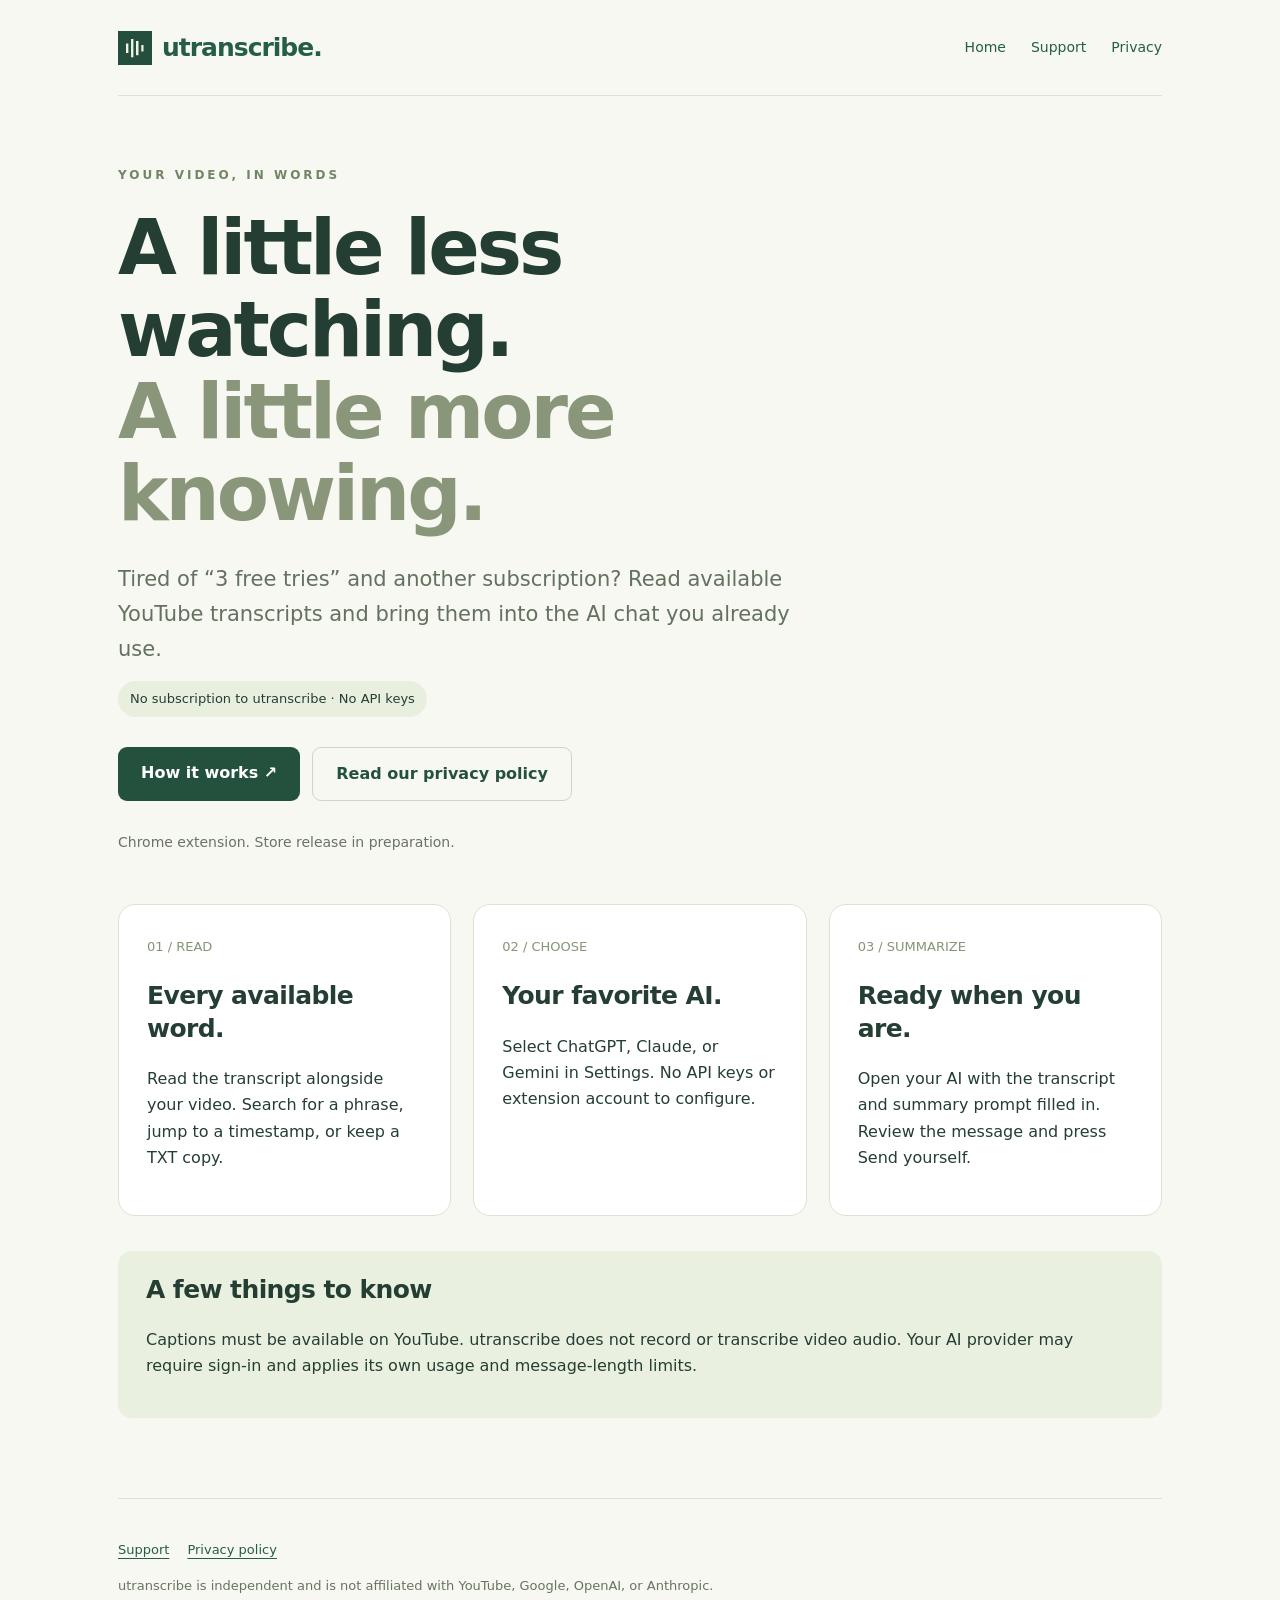
<file: index.html>
<!doctype html>
<html lang="en"><head><meta charset="utf-8"><meta name="viewport" content="width=device-width, initial-scale=1"><title>utranscribe — YouTube transcripts, your favorite AI</title><meta name="description" content="Read, search, copy and export available YouTube transcripts. Prepare summaries in your favorite AI chat. No API keys."><link rel="icon" href="assets/icon.png"><link rel="stylesheet" href="styles.css"></head>
<body><a class="skip" href="#main">Skip to content</a><div class="wrap"><header><a class="brand" href="index.html"><img src="assets/icon.png" alt="" width="34" height="34">utranscribe.</a><nav aria-label="Main navigation"><a href="index.html">Home</a><a href="support.html">Support</a><a href="privacy.html">Privacy</a></nav></header><main id="main" class=""><div class="eyebrow">Your video, in words</div><h1>A little less watching.<br><span>A little more knowing.</span></h1><p class="lead">Tired of “3 free tries” and another subscription? Read available YouTube transcripts and bring them into the AI chat you already use.</p><span class="badge">No subscription to utranscribe · No API keys</span><div class="actions"><a class="button" href="support.html#how-it-works">How it works ↗</a><a class="button secondary" href="privacy.html">Read our privacy policy</a></div><p class="muted">Chrome extension. Store release in preparation.</p><section class="grid" aria-label="Features"><article class="card"><span class="num">01 / READ</span><h2>Every available word.</h2><p>Read the transcript alongside your video. Search for a phrase, jump to a timestamp, or keep a TXT copy.</p></article><article class="card"><span class="num">02 / CHOOSE</span><h2>Your favorite AI.</h2><p>Select ChatGPT, Claude, or Gemini in Settings. No API keys or extension account to configure.</p></article><article class="card"><span class="num">03 / SUMMARIZE</span><h2>Ready when you are.</h2><p>Open your AI with the transcript and summary prompt filled in. Review the message and press Send yourself.</p></article></section><aside class="callout"><h2>A few things to know</h2><p>Captions must be available on YouTube. utranscribe does not record or transcribe video audio. Your AI provider may require sign-in and applies its own usage and message-length limits.</p></aside></main><footer><p><a href="support.html">Support</a><a href="privacy.html">Privacy policy</a></p><p>utranscribe is independent and is not affiliated with YouTube, Google, OpenAI, or Anthropic.</p></footer></div></body></html>
</file>
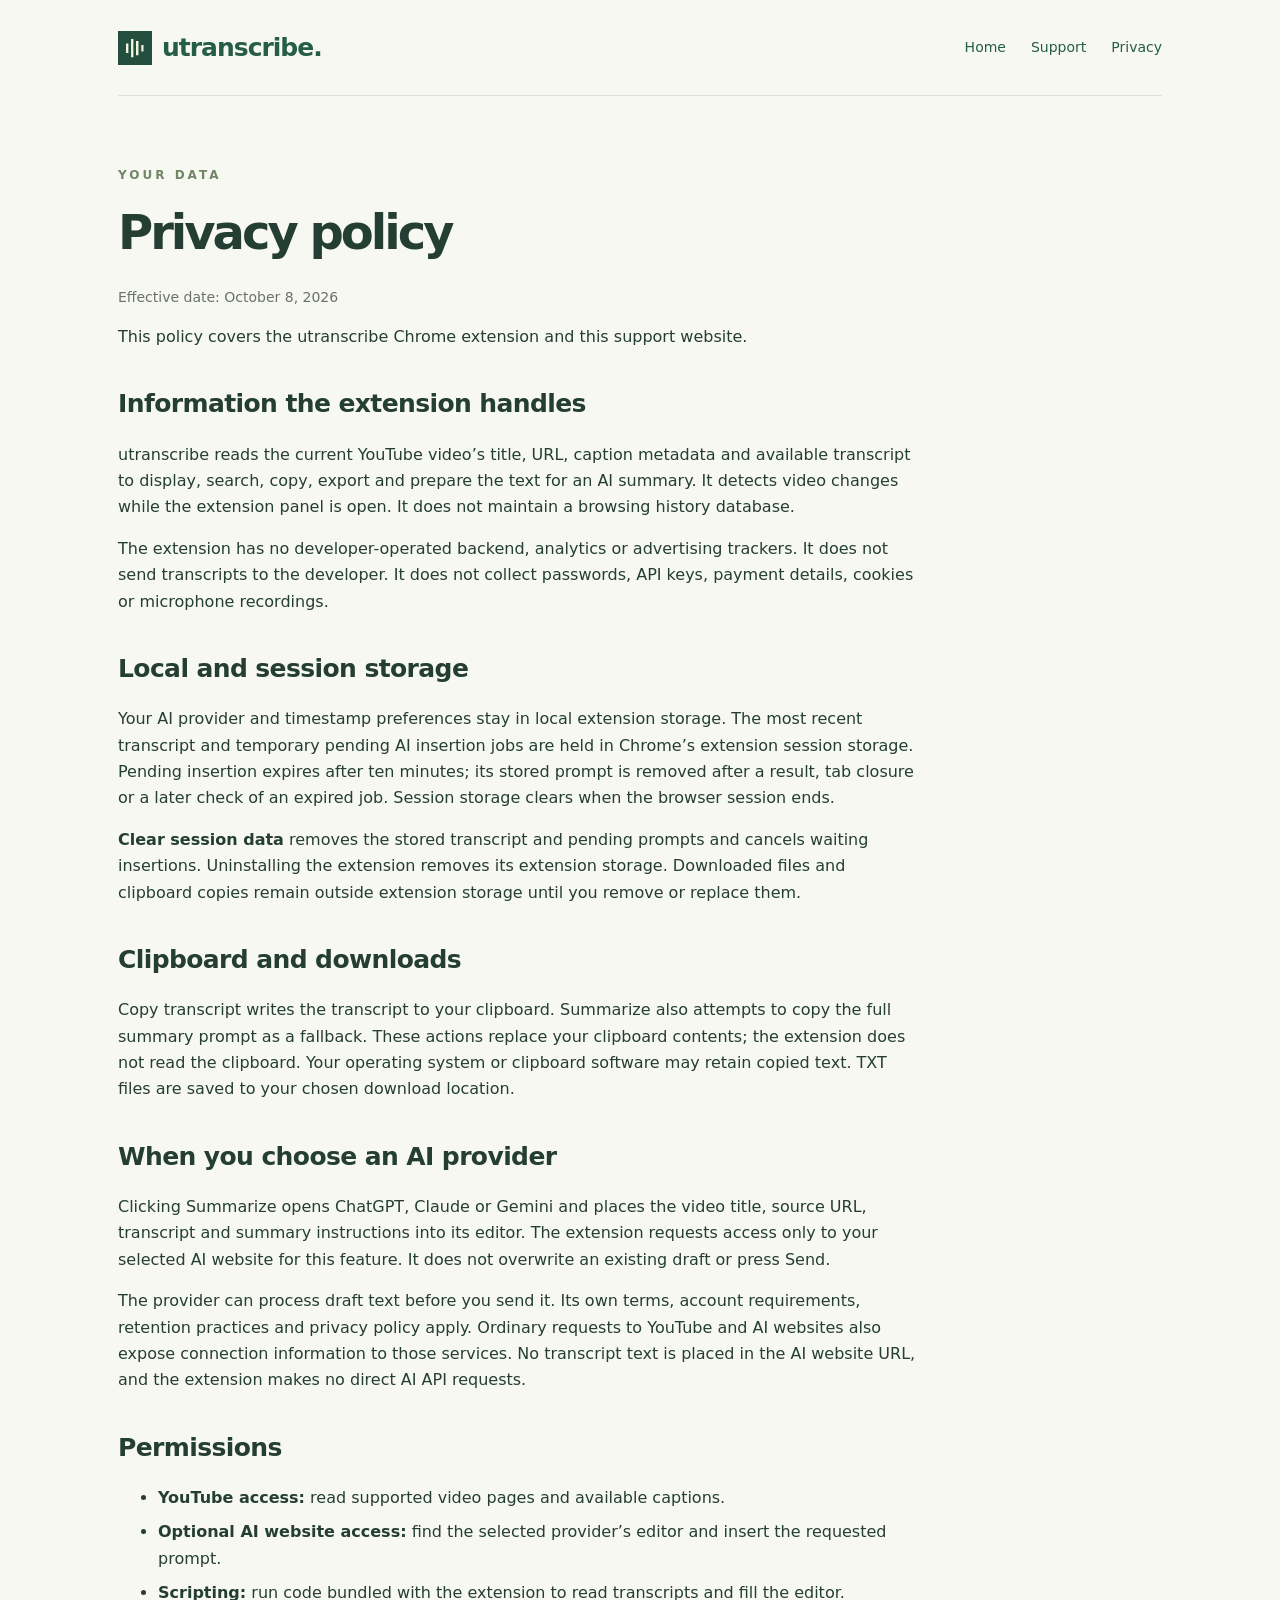
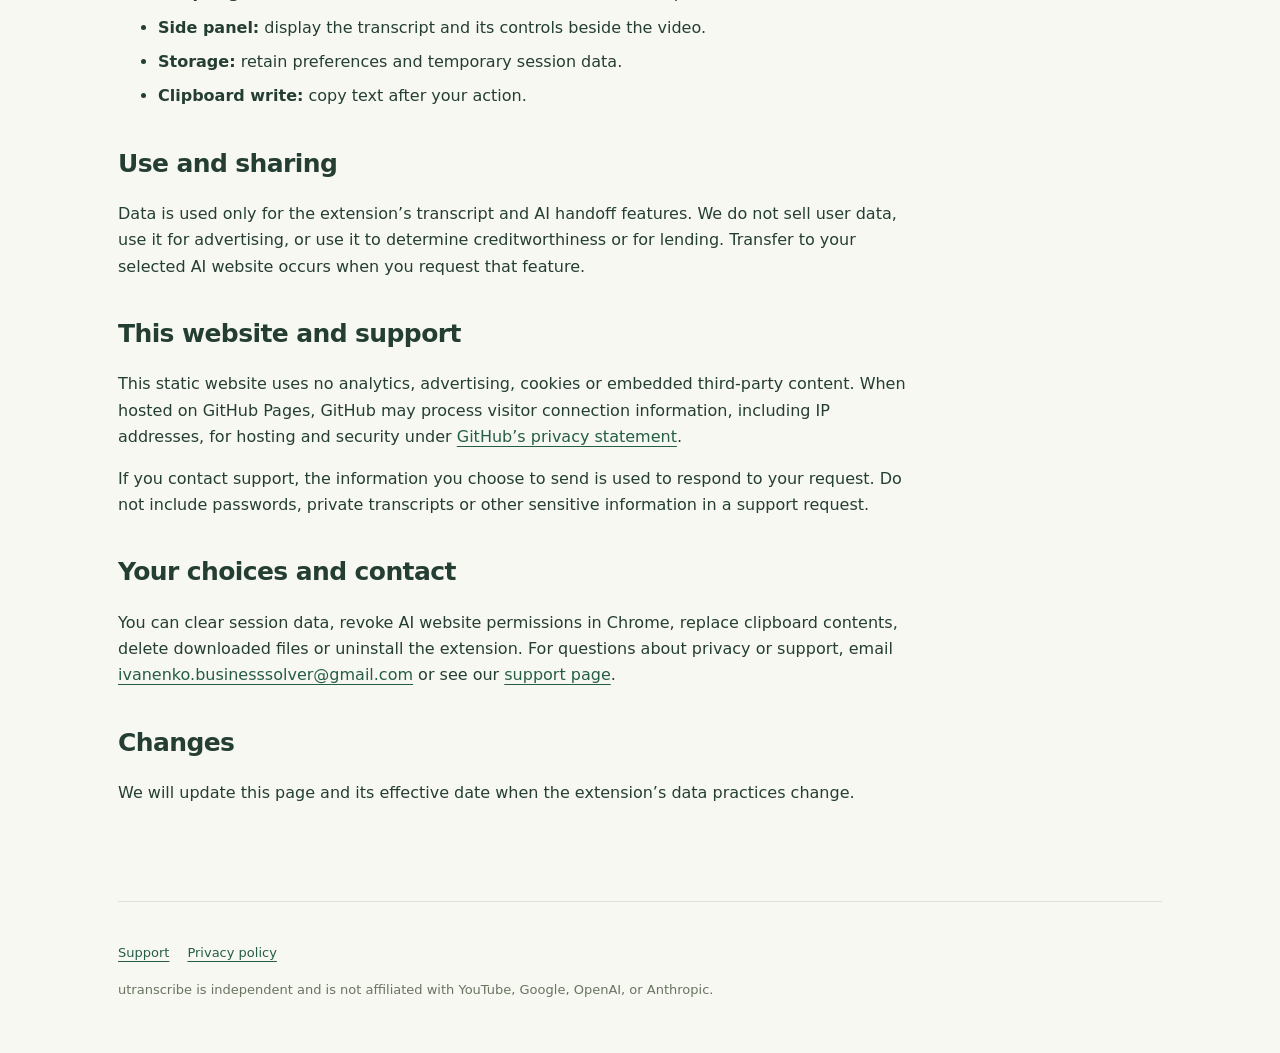
<file: privacy.html>
<!doctype html>
<html lang="en"><head><meta charset="utf-8"><meta name="viewport" content="width=device-width, initial-scale=1"><title>Privacy policy — utranscribe</title><meta name="description" content="How utranscribe handles YouTube transcripts, browser storage, clipboard data and AI chat handoffs."><link rel="icon" href="assets/icon.png"><link rel="stylesheet" href="styles.css"></head>
<body><a class="skip" href="#main">Skip to content</a><div class="wrap"><header><a class="brand" href="index.html"><img src="assets/icon.png" alt="" width="34" height="34">utranscribe.</a><nav aria-label="Main navigation"><a href="index.html">Home</a><a href="support.html">Support</a><a href="privacy.html">Privacy</a></nav></header><main id="main" class="article"><div class="eyebrow">Your data</div><h1>Privacy policy</h1><p class="muted">Effective date: October 8, 2026</p><p>This policy covers the utranscribe Chrome extension and this support website.</p><h2>Information the extension handles</h2><p>utranscribe reads the current YouTube video’s title, URL, caption metadata and available transcript to display, search, copy, export and prepare the text for an AI summary. It detects video changes while the extension panel is open. It does not maintain a browsing history database.</p><p>The extension has no developer-operated backend, analytics or advertising trackers. It does not send transcripts to the developer. It does not collect passwords, API keys, payment details, cookies or microphone recordings.</p><h2>Local and session storage</h2><p>Your AI provider and timestamp preferences stay in local extension storage. The most recent transcript and temporary pending AI insertion jobs are held in Chrome’s extension session storage. Pending insertion expires after ten minutes; its stored prompt is removed after a result, tab closure or a later check of an expired job. Session storage clears when the browser session ends.</p><p><strong>Clear session data</strong> removes the stored transcript and pending prompts and cancels waiting insertions. Uninstalling the extension removes its extension storage. Downloaded files and clipboard copies remain outside extension storage until you remove or replace them.</p><h2>Clipboard and downloads</h2><p>Copy transcript writes the transcript to your clipboard. Summarize also attempts to copy the full summary prompt as a fallback. These actions replace your clipboard contents; the extension does not read the clipboard. Your operating system or clipboard software may retain copied text. TXT files are saved to your chosen download location.</p><h2>When you choose an AI provider</h2><p>Clicking Summarize opens ChatGPT, Claude or Gemini and places the video title, source URL, transcript and summary instructions into its editor. The extension requests access only to your selected AI website for this feature. It does not overwrite an existing draft or press Send.</p><p>The provider can process draft text before you send it. Its own terms, account requirements, retention practices and privacy policy apply. Ordinary requests to YouTube and AI websites also expose connection information to those services. No transcript text is placed in the AI website URL, and the extension makes no direct AI API requests.</p><h2>Permissions</h2><ul><li><strong>YouTube access:</strong> read supported video pages and available captions.</li><li><strong>Optional AI website access:</strong> find the selected provider’s editor and insert the requested prompt.</li><li><strong>Scripting:</strong> run code bundled with the extension to read transcripts and fill the editor.</li><li><strong>Side panel:</strong> display the transcript and its controls beside the video.</li><li><strong>Storage:</strong> retain preferences and temporary session data.</li><li><strong>Clipboard write:</strong> copy text after your action.</li></ul><h2>Use and sharing</h2><p>Data is used only for the extension’s transcript and AI handoff features. We do not sell user data, use it for advertising, or use it to determine creditworthiness or for lending. Transfer to your selected AI website occurs when you request that feature.</p><h2>This website and support</h2><p>This static website uses no analytics, advertising, cookies or embedded third-party content. When hosted on GitHub Pages, GitHub may process visitor connection information, including IP addresses, for hosting and security under <a href="https://docs.github.com/en/site-policy/privacy-policies/github-general-privacy-statement">GitHub’s privacy statement</a>.</p><p>If you contact support, the information you choose to send is used to respond to your request. Do not include passwords, private transcripts or other sensitive information in a support request.</p><h2>Your choices and contact</h2><p>You can clear session data, revoke AI website permissions in Chrome, replace clipboard contents, delete downloaded files or uninstall the extension. For questions about privacy or support, email <a href="mailto:ivanenko.businesssolver@gmail.com">ivanenko.businesssolver@gmail.com</a> or see our <a href="support.html#contact">support page</a>.</p><h2>Changes</h2><p>We will update this page and its effective date when the extension’s data practices change.</p></main><footer><p><a href="support.html">Support</a><a href="privacy.html">Privacy policy</a></p><p>utranscribe is independent and is not affiliated with YouTube, Google, OpenAI, or Anthropic.</p></footer></div></body></html>
</file>
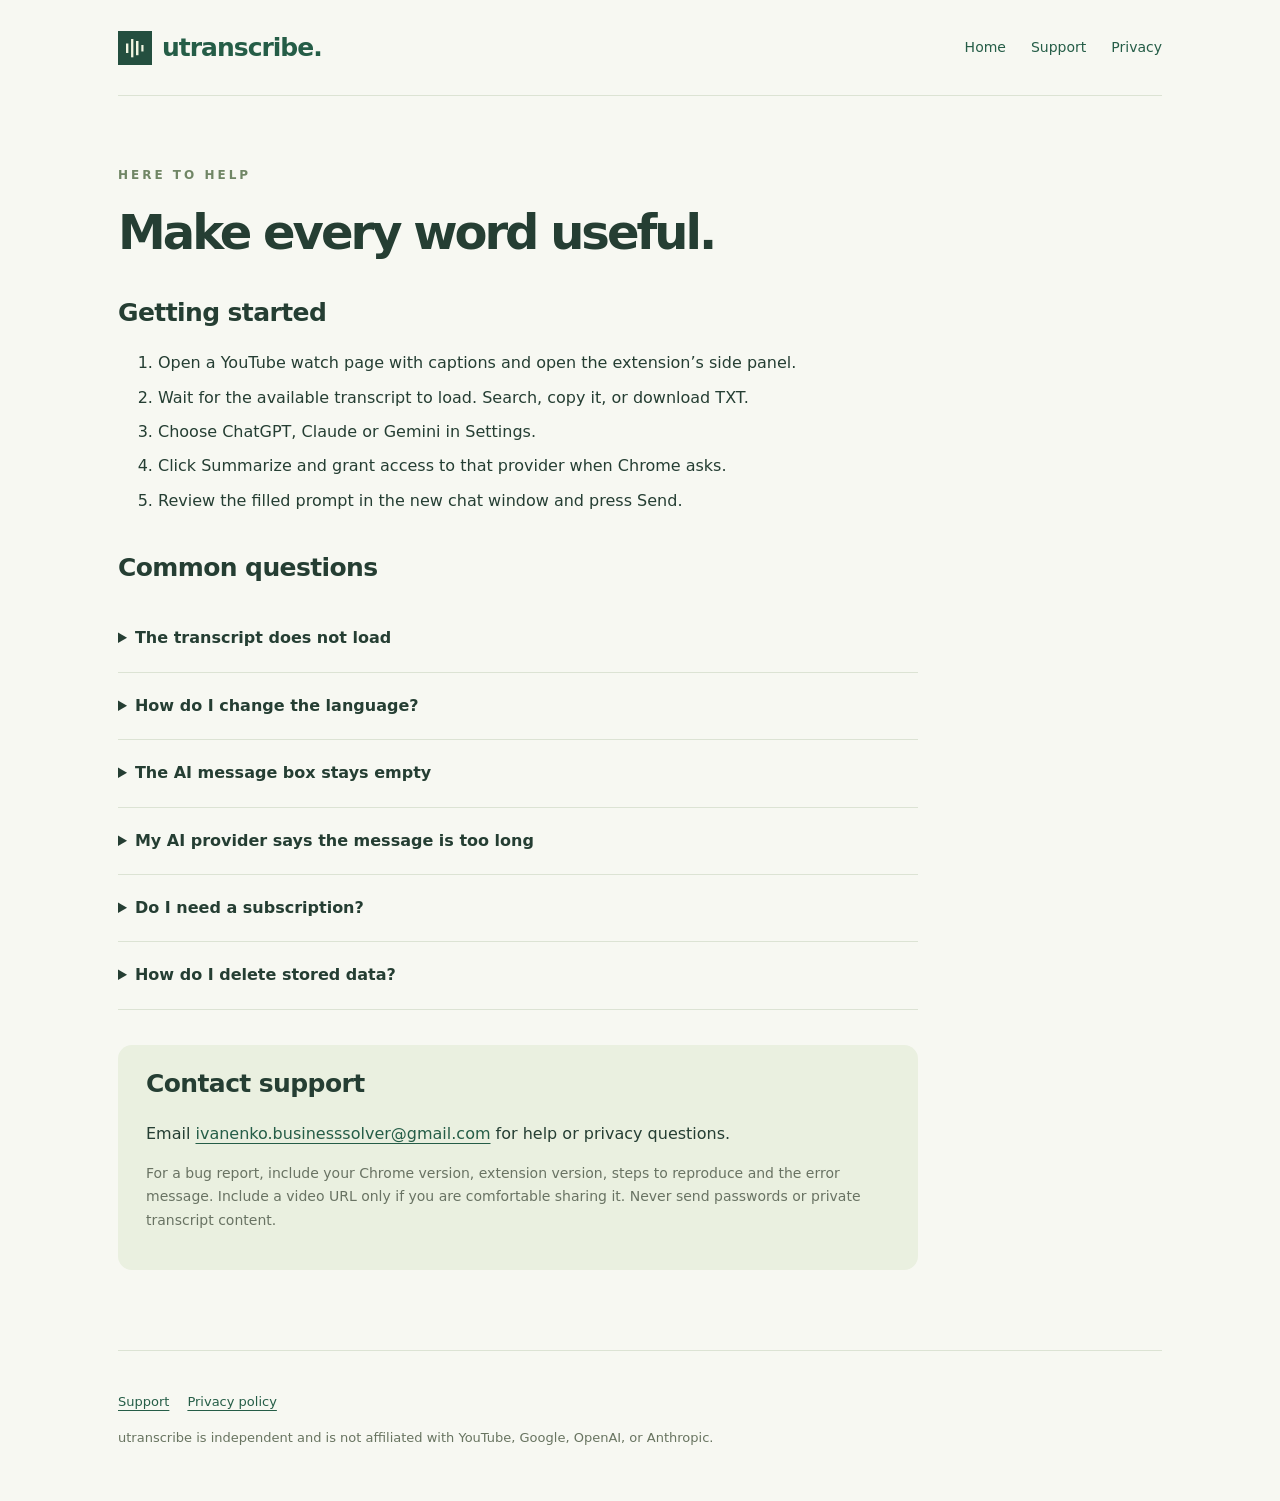
<file: support.html>
<!doctype html>
<html lang="en"><head><meta charset="utf-8"><meta name="viewport" content="width=device-width, initial-scale=1"><title>Support — utranscribe</title><meta name="description" content="Get started with utranscribe and find help with YouTube transcript loading and AI summaries."><link rel="icon" href="assets/icon.png"><link rel="stylesheet" href="styles.css"></head>
<body><a class="skip" href="#main">Skip to content</a><div class="wrap"><header><a class="brand" href="index.html"><img src="assets/icon.png" alt="" width="34" height="34">utranscribe.</a><nav aria-label="Main navigation"><a href="index.html">Home</a><a href="support.html">Support</a><a href="privacy.html">Privacy</a></nav></header><main id="main" class="article"><div class="eyebrow">Here to help</div><h1>Make every word useful.</h1><section id="how-it-works"><h2>Getting started</h2><ol><li>Open a YouTube watch page with captions and open the extension’s side panel.</li><li>Wait for the available transcript to load. Search, copy it, or download TXT.</li><li>Choose ChatGPT, Claude or Gemini in Settings.</li><li>Click Summarize and grant access to that provider when Chrome asks.</li><li>Review the filled prompt in the new chat window and press Send.</li></ol></section><h2>Common questions</h2><details><summary>The transcript does not load</summary><p>Wait for YouTube to finish loading. Check whether YouTube’s own Show transcript panel displays text, then retry Get full transcript. Captionless videos, live streams, Shorts and embedded players are outside this release. YouTube layout changes can also affect retrieval.</p></details><details><summary>How do I change the language?</summary><p>Select an available language in YouTube’s own transcript panel, then retrieve the transcript again. Language selection inside the extension is not currently implemented.</p></details><details><summary>The AI message box stays empty</summary><p>Check the selected provider in Settings and its site permission in Chrome. Sign in if needed. An existing draft will not be overwritten. If automatic insertion fails, paste the copied prompt, or return to the extension to copy or download the transcript.</p></details><details><summary>My AI provider says the message is too long</summary><p>Provider limits still apply. The extension does not silently shorten your transcript. Download TXT and attach it in the provider’s chat if supported.</p></details><details><summary>Do I need a subscription?</summary><p>utranscribe does not require a subscription, API key or extension account. Your AI provider may require an account or paid plan for its own features.</p></details><details><summary>How do I delete stored data?</summary><p>Use Clear session data to remove the cached transcript and pending AI prompts. Uninstalling removes extension storage. Clipboard copies and downloads must be removed separately.</p></details><section class="callout" id="contact"><h2>Contact support</h2><p data-support-contact>Email <a href="mailto:ivanenko.businesssolver@gmail.com">ivanenko.businesssolver@gmail.com</a> for help or privacy questions.</p><p class="muted">For a bug report, include your Chrome version, extension version, steps to reproduce and the error message. Include a video URL only if you are comfortable sharing it. Never send passwords or private transcript content.</p></section></main><footer><p><a href="support.html">Support</a><a href="privacy.html">Privacy policy</a></p><p>utranscribe is independent and is not affiliated with YouTube, Google, OpenAI, or Anthropic.</p></footer></div></body></html>
</file>
<file: styles.css>
*{box-sizing:border-box}body{margin:0;background:#f7f8f2;color:#253e33;font-family:system-ui,-apple-system,BlinkMacSystemFont,"Segoe UI",sans-serif;line-height:1.65}a{color:#255d47;text-underline-offset:4px}a:hover{color:#526c39}a:focus-visible,summary:focus-visible{outline:3px solid #a2bb76;outline-offset:5px}.wrap{max-width:1100px;margin:auto;padding:0 28px}header{display:flex;justify-content:space-between;align-items:center;padding:27px 0;border-bottom:1px solid #dce3d4;gap:20px}.brand{display:flex;align-items:center;gap:10px;text-decoration:none;font-size:25px;font-weight:750;letter-spacing:-1px}.brand img{width:34px;height:34px}nav{display:flex;gap:25px;font-size:14px}nav a{text-decoration:none}main{padding:70px 0 80px}.eyebrow{font-size:12px;font-weight:700;letter-spacing:3px;text-transform:uppercase;color:#708665}h1{font-size:clamp(39px,6.4vw,76px);line-height:1.08;letter-spacing:-3px;margin:21px 0 27px;max-width:850px}h1 span{color:#899679}.lead{font-size:21px;max-width:690px;color:#63715f}.actions{display:flex;gap:12px;flex-wrap:wrap;margin:30px 0}.button{display:inline-block;padding:13px 23px;border-radius:9px;background:#24513e;color:#fff;text-decoration:none;font-weight:600}.button.secondary{background:transparent;border:1px solid #cdd7c1;color:#24513e}.badge{display:inline-block;padding:7px 12px;background:#e9efdf;border-radius:30px;font-size:13px}.grid{display:grid;grid-template-columns:repeat(3,1fr);gap:22px;margin-top:50px}.card{background:#fff;border:1px solid #dce3d4;border-radius:17px;padding:28px}.num{font-size:13px;color:#859576}h2{font-size:25px;letter-spacing:-.6px;line-height:1.3}h3{font-size:18px}p{margin:15px 0}.muted{color:#697363;font-size:14px}.article{max-width:800px}.article h1{font-size:48px}.article h2{margin-top:38px}.article li{margin:8px 0}.callout{margin-top:35px;background:#eaf0e0;border-radius:14px;padding:23px 28px}.callout h2{margin-top:0}footer{border-top:1px solid #dce3d4;padding:25px 0 38px;font-size:13px;color:#687460}footer a{margin-right:18px}details{padding:20px 0;border-bottom:1px solid #dce3d4}summary{font-weight:650;cursor:pointer}.skip{position:absolute;left:-9999px}.skip:focus{left:20px;top:8px;background:white;padding:8px;z-index:10}@media(max-width:650px){.wrap{padding:0 20px}header{align-items:flex-start;flex-direction:column;gap:13px}nav{gap:22px}main{padding:42px 0 55px}h1{letter-spacing:-1.8px}.grid{grid-template-columns:1fr;gap:15px;margin-top:32px}.lead{font-size:18px}.article h1{font-size:39px}.card{padding:22px}}
</file>
